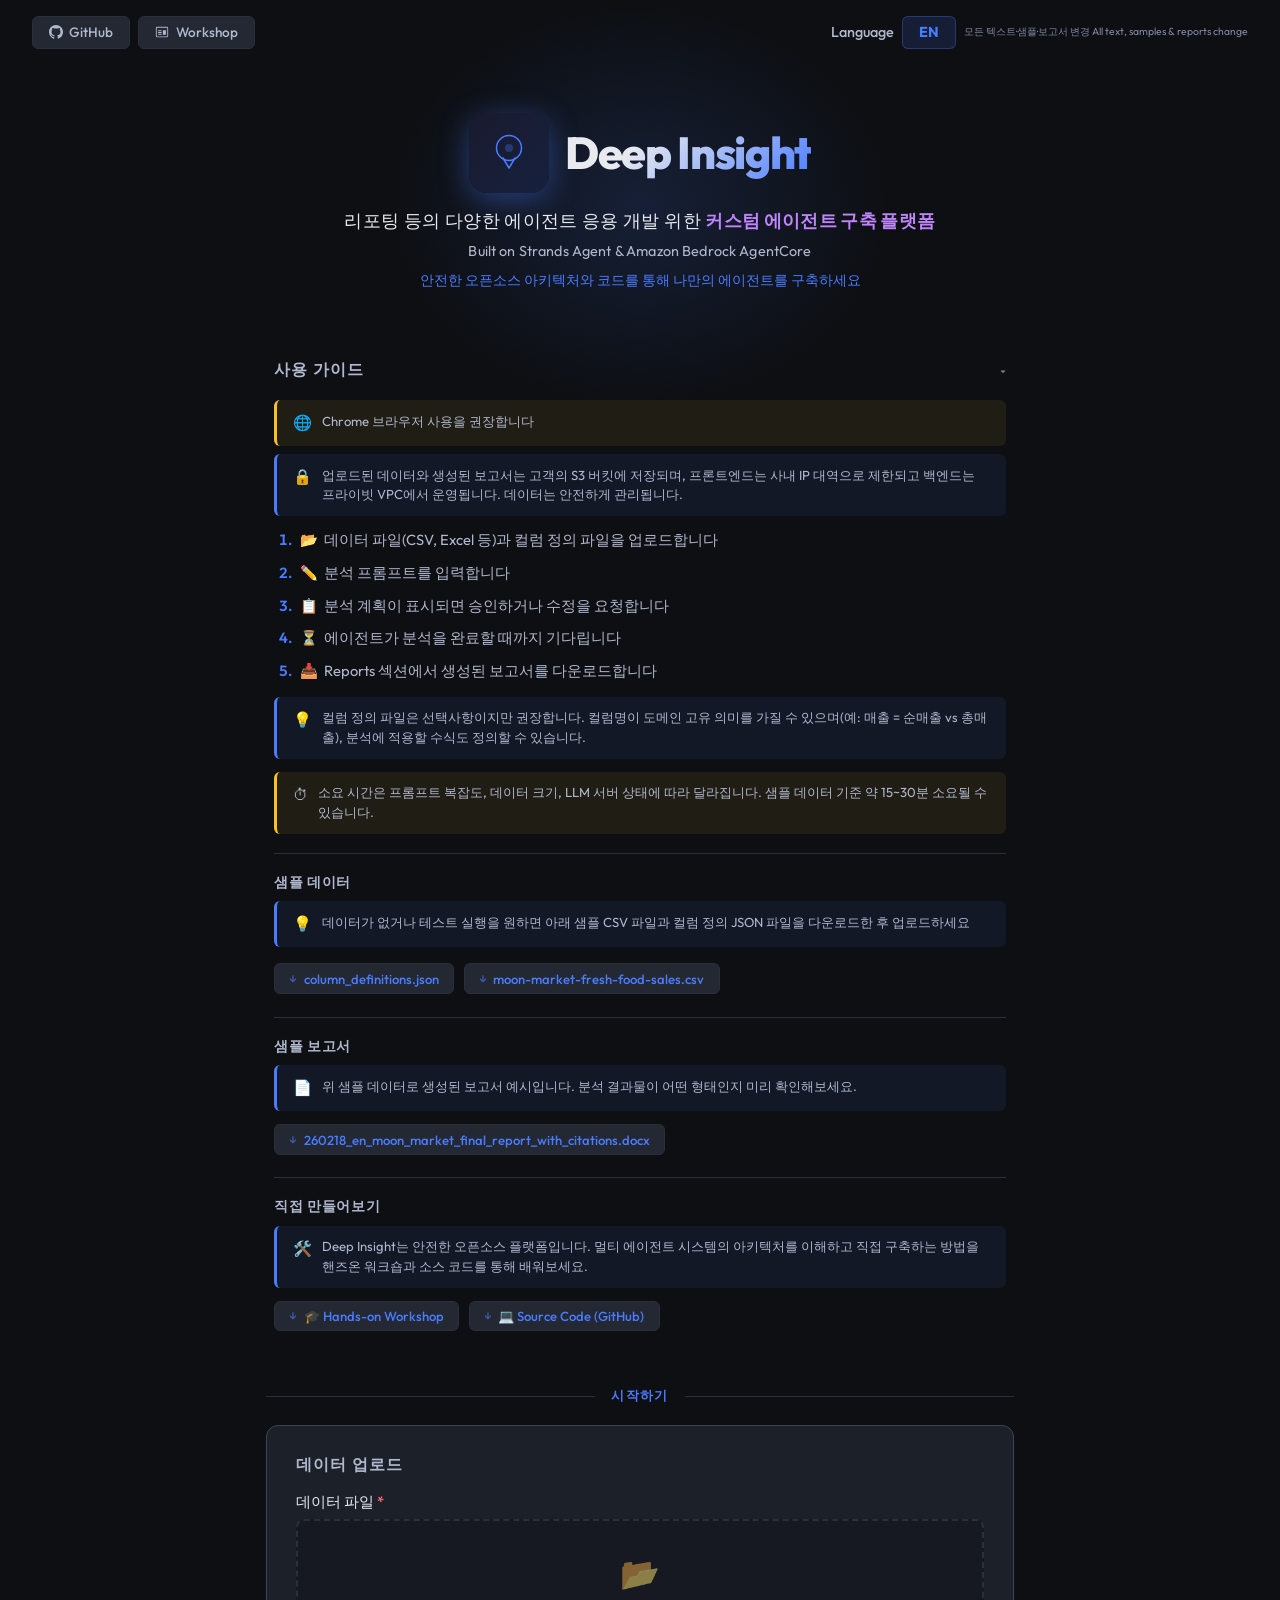
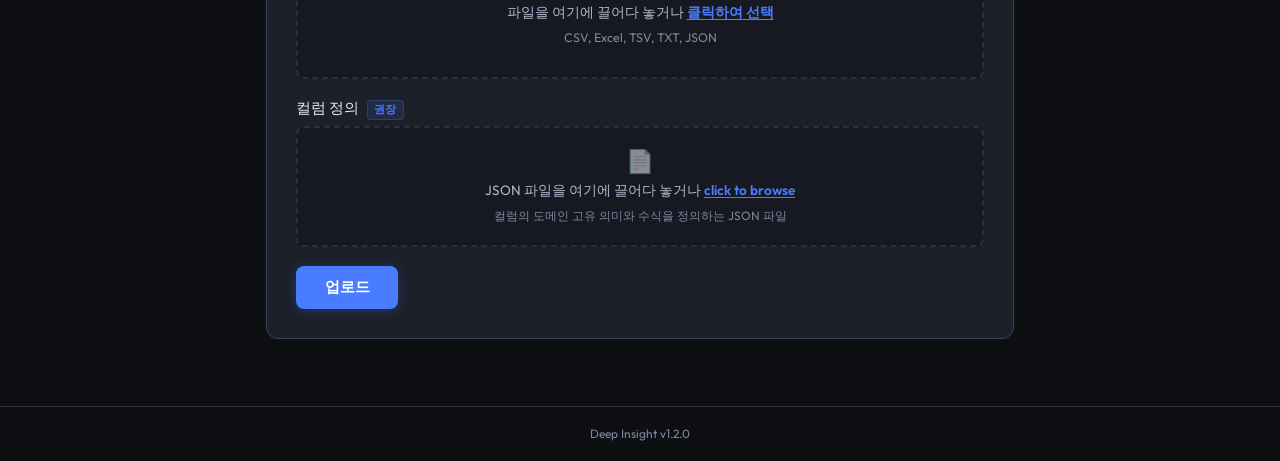
<file: deep-insight-web/static/preview-ui.html>
<!DOCTYPE html>
<html lang="ko">
<head>
    <meta charset="UTF-8">
    <meta name="viewport" content="width=device-width, initial-scale=1.0">
    <title>Deep Insight UI Preview</title>
    <link rel="preconnect" href="https://fonts.googleapis.com">
    <link href="https://fonts.googleapis.com/css2?family=Outfit:wght@300;400;500;600;700;800&family=JetBrains+Mono:wght@400;500&display=swap" rel="stylesheet">
    <style>
        :root {
            --bg-deep: #0d0f13;
            --bg-surface: #161921;
            --bg-card: #1c2029;
            --bg-elevated: #232833;
            --border: #2a2f3a;
            --border-hover: #3d445a;
            --text-primary: #e8eaf0;
            --text-secondary: #b0b8ce;
            --text-muted: #7f88a0;
            --accent: #4a7cff;
            --accent-glow: rgba(74, 124, 255, 0.15);
            --accent-hover: #6190ff;
            --green: #34d399;
            --green-bg: rgba(52, 211, 153, 0.1);
            --green-border: rgba(52, 211, 153, 0.25);
            --red: #f87171;
            --amber: #fbbf24;
            --radius: 12px;
            --radius-sm: 8px;
            --radius-xs: 6px;
            --font-display: 'Outfit', sans-serif;
            --font-mono: 'JetBrains Mono', monospace;
        }
        * { margin: 0; padding: 0; box-sizing: border-box; }
        body {
            font-family: var(--font-display);
            background: var(--bg-deep);
            color: var(--text-primary);
            min-height: 100vh;
            display: flex;
            flex-direction: column;
        }

        /* Top Bar */
        .top-bar {
            display: flex;
            justify-content: space-between;
            align-items: center;
            padding: 1rem 2rem;
        }
        .top-bar-left { display: flex; align-items: center; gap: 0.5rem; }
        .top-bar-link {
            display: inline-flex;
            align-items: center;
            gap: 0.4rem;
            color: var(--text-secondary);
            background: var(--bg-elevated);
            border: 1px solid var(--border);
            border-radius: var(--radius-xs);
            padding: 0.4rem 1rem;
            text-decoration: none;
            font-size: 0.85rem;
            font-weight: 500;
            transition: all 0.2s;
        }
        .top-bar-link:hover { border-color: var(--accent); color: var(--accent); }
        .top-bar-link svg { width: 14px; height: 14px; fill: currentColor; }
        .lang-area { display: flex; align-items: center; gap: 0.5rem; }
        .lang-label { color: var(--text-secondary); font-size: 0.9rem; font-weight: 500; }
        .lang-toggle {
            background: var(--accent-glow);
            color: var(--accent);
            border: 1px solid rgba(74, 124, 255, 0.3);
            border-radius: var(--radius-xs);
            padding: 0.4rem 1rem;
            font-size: 0.9rem;
            font-family: var(--font-display);
            font-weight: 700;
            cursor: pointer;
            transition: all 0.2s;
        }
        .lang-toggle:hover { color: var(--text-primary); border-color: var(--accent); background: rgba(74, 124, 255, 0.2); }
        .lang-hint {
            font-size: 0.65rem;
            color: var(--text-muted);
            line-height: 1.4;
            text-align: right;
        }

        /* Hero */
        .hero { text-align: center; padding: 3rem 1rem 2.5rem; position: relative; }
        .hero::before {
            content: '';
            position: absolute;
            top: -60px;
            left: 50%;
            transform: translateX(-50%);
            width: 500px;
            height: 400px;
            background: radial-gradient(ellipse, var(--accent-glow) 0%, transparent 70%);
            pointer-events: none;
            z-index: 0;
        }
        .hero-logo-wrap {
            position: relative; z-index: 1;
            display: flex; align-items: center; justify-content: center; gap: 1rem; margin-bottom: 0.8rem;
        }
        .hero-logo { width: 80px; height: 80px; border-radius: 18px; box-shadow: 0 6px 30px rgba(74, 124, 255, 0.4), 0 0 60px rgba(74, 124, 255, 0.15); }
        .hero-title {
            font-size: 2.8rem; font-weight: 800; letter-spacing: -0.03em;
            background: linear-gradient(135deg, #e8eaf0 30%, var(--accent) 100%);
            -webkit-background-clip: text; -webkit-text-fill-color: transparent; background-clip: text;
        }
        .hero-tagline { position: relative; z-index: 1; color: var(--text-primary); font-size: 1.1rem; font-weight: 400; letter-spacing: 0.02em; line-height: 1.7; }
        .hero-tagline .highlight { color: #c084fc; font-weight: 600; }
        .hero-subtitle { position: relative; z-index: 1; color: var(--text-secondary); font-size: 0.9rem; font-weight: 400; margin-top: 0.4rem; letter-spacing: 0.01em; }
        .hero-learn { position: relative; z-index: 1; margin-top: 0.6rem; }
        .hero-learn a { color: var(--accent); font-size: 0.85rem; font-weight: 500; text-decoration: none; transition: color 0.2s; }
        .hero-learn a:hover { color: var(--accent-hover); text-decoration: underline; text-underline-offset: 2px; }

        /* Main */
        main { flex: 1; max-width: 780px; width: 100%; margin: 0 auto; padding: 0 1rem 3rem; }

        /* Card (execution zone - stronger borders) */
        .card { background: var(--bg-card); border: 1px solid var(--border-hover); border-radius: var(--radius); padding: 1.8rem; margin-bottom: 1.2rem; transition: border-color 0.2s; }
        .card:hover { border-color: rgba(74, 124, 255, 0.25); }
        .card h2 { font-size: 1rem; font-weight: 600; color: var(--text-secondary); text-transform: uppercase; letter-spacing: 0.08em; margin-bottom: 1rem; }

        /* Guide card - transparent, no border */
        #guide-card { background: transparent; border: none; padding: 1.8rem 0.5rem; }
        #guide-card:hover { border-color: transparent; }

        /* Guide */
        .guide-header { display: flex; justify-content: space-between; align-items: center; cursor: pointer; user-select: none; }
        .guide-header h2 { margin-bottom: 0; }
        .guide-arrow { font-size: 0.75rem; color: var(--text-muted); transition: transform 0.25s; }
        .guide-body { margin-top: 1.2rem; }
        .guide-steps { padding-left: 1.3rem; line-height: 2.2; color: var(--text-secondary); font-size: 0.92rem; }
        .guide-steps li { padding-left: 0.3rem; }
        .guide-steps li::marker { color: var(--accent); font-weight: 600; }
        .step-icon { margin-right: 0.4rem; font-size: 0.9rem; }
        .guide-divider { border: none; border-top: 1px solid var(--border); margin: 1.2rem 0; }

        /* Callout */
        .callout { display: flex; align-items: flex-start; gap: 0.6rem; padding: 0.7rem 1rem; border-radius: var(--radius-xs); font-size: 0.82rem; line-height: 1.5; margin-bottom: 0.8rem; }
        .callout-icon { flex-shrink: 0; font-size: 0.95rem; margin-top: 0.05rem; }
        .callout-amber { background: rgba(251, 191, 36, 0.08); border-left: 3px solid var(--amber); color: var(--text-secondary); }
        .callout-blue { background: rgba(74, 124, 255, 0.08); border-left: 3px solid var(--accent); color: var(--text-secondary); }

        /* Sample */
        .sample-data-section h3 { font-size: 0.85rem; color: var(--text-secondary); font-weight: 600; margin-bottom: 0.6rem; text-transform: uppercase; letter-spacing: 0.05em; }
        .sample-link {
            display: inline-flex; align-items: center; gap: 0.4rem; margin: 0.2rem 0.4rem 0.2rem 0;
            padding: 0.4rem 0.9rem; background: var(--bg-elevated); color: var(--accent); border: 1px solid var(--border);
            border-radius: var(--radius-xs); text-decoration: none; font-size: 0.82rem; font-weight: 500; transition: all 0.2s;
        }
        .sample-link:hover { background: var(--accent-glow); border-color: var(--accent); }
        .sample-link::before { content: '\2193'; font-size: 0.75rem; opacity: 0.6; }

        /* Section Divider */
        .section-divider { display: flex; align-items: center; gap: 1rem; margin: 1.5rem 0 1.2rem; }
        .section-divider::before, .section-divider::after { content: ''; flex: 1; height: 1px; background: var(--border); }
        .section-divider-text { color: var(--accent); font-size: 0.82rem; font-weight: 600; text-transform: uppercase; letter-spacing: 0.1em; white-space: nowrap; }

        /* Upload */
        .field { margin-bottom: 1.2rem; }
        label { display: block; margin-bottom: 0.4rem; font-weight: 500; font-size: 0.92rem; color: var(--text-primary); }
        label .req { color: var(--red); margin-left: 0.2rem; }
        .tag-recommended {
            display: inline-block; font-size: 0.68rem; padding: 0.1rem 0.4rem; border-radius: 4px; font-weight: 700;
            text-transform: uppercase; letter-spacing: 0.04em;
            background: rgba(74, 124, 255, 0.12); color: var(--accent); border: 1px solid rgba(74, 124, 255, 0.25);
            margin-left: 0.3rem; vertical-align: middle;
        }
        .drop-zone {
            border: 2px dashed var(--border); border-radius: var(--radius-sm); padding: 2rem; text-align: center;
            cursor: pointer; transition: all 0.25s; background: var(--bg-surface); position: relative;
        }
        .drop-zone:hover { border-color: var(--accent); background: var(--accent-glow); }
        .drop-zone-icon { font-size: 2rem; margin-bottom: 0.5rem; opacity: 0.5; }
        .drop-zone-text { color: var(--text-secondary); font-size: 0.9rem; line-height: 1.6; }
        .drop-zone-text .browse { color: var(--accent); font-weight: 600; text-decoration: underline; text-underline-offset: 2px; }
        .drop-zone-hint { color: var(--text-muted); font-size: 0.78rem; margin-top: 0.4rem; }
        .drop-zone-sm { padding: 1.2rem; }
        .drop-zone-sm .drop-zone-icon { font-size: 1.4rem; margin-bottom: 0.3rem; }
        .drop-zone-sm .drop-zone-text { font-size: 0.85rem; }
        .drop-zone-sm .drop-zone-hint { font-size: 0.75rem; }

        /* Buttons */
        .btn {
            font-family: var(--font-display); font-weight: 600; border: none; border-radius: var(--radius-sm);
            padding: 0.7rem 1.8rem; font-size: 0.95rem; cursor: pointer; transition: all 0.2s;
            display: inline-flex; align-items: center; gap: 0.5rem;
        }
        .btn-primary { background: var(--accent); color: #fff; box-shadow: 0 2px 12px rgba(74, 124, 255, 0.25); }
        .btn-primary:hover { background: var(--accent-hover); }

        /* Footer */
        footer { border-top: 1px solid var(--border); padding: 1.2rem 2rem; text-align: center; }
        .footer-version { color: var(--text-muted); font-size: 0.75rem; }

        .hidden { display: none !important; }
    </style>
</head>
<body>
    <!-- Top bar -->
    <div class="top-bar">
        <div class="top-bar-left">
            <a class="top-bar-link" href="#">
                <svg viewBox="0 0 16 16"><path d="M8 0C3.58 0 0 3.58 0 8c0 3.54 2.29 6.53 5.47 7.59.4.07.55-.17.55-.38 0-.19-.01-.82-.01-1.49-2.01.37-2.53-.49-2.69-.94-.09-.23-.48-.94-.82-1.13-.28-.15-.68-.52-.01-.53.63-.01 1.08.58 1.23.82.72 1.21 1.87.87 2.33.66.07-.52.28-.87.51-1.07-1.78-.2-3.64-.89-3.64-3.95 0-.87.31-1.59.82-2.15-.08-.2-.36-1.02.08-2.12 0 0 .67-.21 2.2.82.64-.18 1.32-.27 2-.27.68 0 1.36.09 2 .27 1.53-1.04 2.2-.82 2.2-.82.44 1.1.16 1.92.08 2.12.51.56.82 1.27.82 2.15 0 3.07-1.87 3.75-3.65 3.95.29.25.54.73.54 1.48 0 1.07-.01 1.93-.01 2.2 0 .21.15.46.55.38A8.013 8.013 0 0016 8c0-4.42-3.58-8-8-8z"/></svg>
                GitHub
            </a>
            <a class="top-bar-link" href="#">
                <svg viewBox="0 0 16 16"><path d="M1 3.5A1.5 1.5 0 0 1 2.5 2h11A1.5 1.5 0 0 1 15 3.5v9a1.5 1.5 0 0 1-1.5 1.5h-11A1.5 1.5 0 0 1 1 12.5v-9zM2.5 3a.5.5 0 0 0-.5.5v9a.5.5 0 0 0 .5.5h11a.5.5 0 0 0 .5-.5v-9a.5.5 0 0 0-.5-.5h-11z" fill="currentColor"/><path d="M3.5 6h4v1h-4V6zm0 2h4v1h-4V8zm0 2h4v1h-4v-1zm5.5-4h3.5v5H9V6z" fill="currentColor"/></svg>
                Workshop
            </a>
        </div>
        <div class="lang-area">
            <span class="lang-label">Language</span>
            <button class="lang-toggle" onclick="toggleLang()">EN</button>
            <span class="lang-hint">모든 텍스트·샘플·보고서 변경<br>All text, samples &amp; reports change</span>
        </div>
    </div>

    <!-- Hero -->
    <section class="hero">
        <div class="hero-logo-wrap">
            <div style="width:80px;height:80px;border-radius:18px;background:linear-gradient(135deg,#1a1a2e,#16213e);display:flex;align-items:center;justify-content:center;font-size:2.5rem;box-shadow:0 6px 30px rgba(74,124,255,0.4)">
                <svg width="50" height="50" viewBox="0 0 100 100"><circle cx="50" cy="40" r="25" fill="none" stroke="#4a7cff" stroke-width="3"/><path d="M38 60 L50 80 L62 60" fill="none" stroke="#4a7cff" stroke-width="3" stroke-linecap="round" stroke-linejoin="round"/><circle cx="50" cy="40" r="8" fill="#4a7cff" opacity="0.3"/></svg>
            </div>
            <h1 class="hero-title">Deep Insight</h1>
        </div>
        <p class="hero-tagline"><span id="tagline-prefix">A platform for building diverse agent applications including reporting — </span><span class="highlight" id="tagline-highlight">Custom Agent Builder</span></p>
        <p class="hero-subtitle">Built on Strands Agent &amp; Amazon Bedrock AgentCore</p>
        <p class="hero-learn"><a href="#" id="hero-learn-link">Explore the architecture &amp; code, and build your own agent →</a></p>
    </section>

    <main>
        <!-- Guide (transparent, no border) -->
        <div class="card" id="guide-card">
            <div class="guide-header">
                <h2 id="guide-title-text">QUICK START GUIDE</h2>
                <span class="guide-arrow">▾</span>
            </div>
            <div class="guide-body">
                <div class="callout callout-amber" style="margin-bottom:0.5rem">
                    <span class="callout-icon">🌐</span>
                    <span id="browser-hint">Chrome browser is recommended</span>
                </div>
                <div class="callout callout-blue" style="margin-bottom:0.5rem">
                    <span class="callout-icon">🔒</span>
                    <span id="security-note">Uploaded data and generated reports are stored in your S3 bucket. The frontend is restricted to internal company IP ranges, and the backend runs in a private VPC. Your data is securely managed.</span>
                </div>
                <ol class="guide-steps">
                    <li><span class="step-icon">📂</span><span id="step1">Upload your data file (CSV, Excel, etc.) and column definitions</span></li>
                    <li><span class="step-icon">✏️</span><span id="step2">Enter an analysis prompt describing what you want to analyze</span></li>
                    <li><span class="step-icon">📋</span><span id="step3">Review the analysis plan when prompted and approve or request changes</span></li>
                    <li><span class="step-icon">⏳</span><span id="step4">Wait for the agents to complete the analysis</span></li>
                    <li><span class="step-icon">📥</span><span id="step5">Download the generated reports from the Reports section</span></li>
                </ol>
                <div class="callout callout-blue" style="margin-top:0.6rem;margin-bottom:0.2rem">
                    <span class="callout-icon">💡</span>
                    <span id="coldef-tip">Column definitions are optional but recommended. Column names may have domain-specific meanings (e.g., sales = net vs gross), and you can define formulas to apply during analysis.</span>
                </div>
                <div class="callout callout-amber" style="margin-top:0.8rem">
                    <span class="callout-icon">⏱</span>
                    <span id="time-note">Elapsed time varies by prompt complexity, data size, and LLM server load. For sample data, it may take approximately 15-30 minutes.</span>
                </div>
                <hr class="guide-divider">
                <div class="sample-data-section">
                    <h3 id="sample-title">SAMPLE DATA</h3>
                    <div class="callout callout-blue">
                        <span class="callout-icon">💡</span>
                        <span id="sample-hint">If you don't have data prepared or want to try a test run, download the sample CSV and column definition JSON files below, then upload them</span>
                    </div>
                    <a class="sample-link" href="#">column_definitions.json</a>
                    <a class="sample-link" href="#">moon-market-fresh-food-sales.csv</a>
                </div>
                <hr class="guide-divider">
                <div class="sample-data-section">
                    <h3 id="reports-title">SAMPLE REPORTS</h3>
                    <div class="callout callout-blue" style="margin-bottom:0.6rem">
                        <span class="callout-icon">📄</span>
                        <span id="reports-hint">Example reports generated from the sample data above. Preview what analysis results look like.</span>
                    </div>
                    <a class="sample-link" href="#">260218_en_moon_market_final_report_with_citations.docx</a>
                </div>
                <hr class="guide-divider">
                <div class="sample-data-section">
                    <h3 id="learn-title">LEARN TO BUILD</h3>
                    <div class="callout callout-blue" style="margin-bottom:0.6rem">
                        <span class="callout-icon">🛠️</span>
                        <span id="learn-desc">Deep Insight is open-source. Learn how to build your own multi-agent system through the hands-on workshop and source code.</span>
                    </div>
                    <a class="sample-link" href="#">🎓 Hands-on Workshop</a>
                    <a class="sample-link" href="#">💻 Source Code (GitHub)</a>
                </div>
            </div>
        </div>

        <!-- Section divider -->
        <div class="section-divider">
            <span class="section-divider-text" id="section-start">Get Started</span>
        </div>

        <!-- Upload (execution zone - has card border) -->
        <div class="card">
            <h2 id="upload-title">UPLOAD DATA</h2>
            <div class="field">
                <label><span id="data-label">Data file</span><span class="req">*</span></label>
                <div class="drop-zone">
                    <div class="drop-zone-icon">📂</div>
                    <div class="drop-zone-text">
                        <span id="drop-text">Drag &amp; drop your file here or </span><span class="browse" id="drop-browse">click to browse</span>
                    </div>
                    <div class="drop-zone-hint" id="data-hint">CSV, Excel, TSV, TXT, or JSON</div>
                </div>
            </div>
            <div class="field">
                <label><span id="coldef-label">Column Definitions</span> <span class="tag-recommended" id="coldef-tag">Recommended</span></label>
                <div class="drop-zone drop-zone-sm">
                    <div class="drop-zone-icon">📄</div>
                    <div class="drop-zone-text">
                        <span id="coldef-drop">Drop your JSON file here or </span><span class="browse">click to browse</span>
                    </div>
                    <div class="drop-zone-hint" id="coldef-hint">JSON file defining domain-specific column meanings and formulas</div>
                </div>
            </div>
            <button class="btn btn-primary" id="upload-btn-text">Upload</button>
        </div>
    </main>

    <footer>
        <div class="footer-version">Deep Insight v1.2.0</div>
    </footer>

    <script>
        let lang = "ko";
        const t = {
            ko: {
                langBtn: "EN",
                langHint: "모든 텍스트·샘플·보고서 변경\nAll text, samples & reports change",
                taglinePrefix: "리포팅 등의 다양한 에이전트 응용 개발 위한 ",
                taglineHighlight: "커스텀 에이전트 구축 플랫폼",
                heroLearn: "안전한 오픈소스 아키텍처와 코드를 통해 나만의 에이전트를 구축하세요",
                guideTitle: "사용 가이드",
                browserHint: "Chrome 브라우저 사용을 권장합니다",
                securityNote: "업로드된 데이터와 생성된 보고서는 고객의 S3 버킷에 저장되며, 프론트엔드는 사내 IP 대역으로 제한되고 백엔드는 프라이빗 VPC에서 운영됩니다. 데이터는 안전하게 관리됩니다.",
                step1: "데이터 파일(CSV, Excel 등)과 컬럼 정의 파일을 업로드합니다",
                step2: "분석 프롬프트를 입력합니다",
                step3: "분석 계획이 표시되면 승인하거나 수정을 요청합니다",
                step4: "에이전트가 분석을 완료할 때까지 기다립니다",
                step5: "Reports 섹션에서 생성된 보고서를 다운로드합니다",
                coldefTip: "컬럼 정의 파일은 선택사항이지만 권장합니다. 컬럼명이 도메인 고유 의미를 가질 수 있으며(예: 매출 = 순매출 vs 총매출), 분석에 적용할 수식도 정의할 수 있습니다.",
                timeNote: "소요 시간은 프롬프트 복잡도, 데이터 크기, LLM 서버 상태에 따라 달라집니다. 샘플 데이터 기준 약 15~30분 소요될 수 있습니다.",
                sampleTitle: "샘플 데이터",
                sampleHint: "데이터가 없거나 테스트 실행을 원하면 아래 샘플 CSV 파일과 컬럼 정의 JSON 파일을 다운로드한 후 업로드하세요",
                reportsTitle: "샘플 보고서",
                reportsHint: "위 샘플 데이터로 생성된 보고서 예시입니다. 분석 결과물이 어떤 형태인지 미리 확인해보세요.",
                learnTitle: "직접 만들어보기",
                learnDesc: "Deep Insight는 안전한 오픈소스 플랫폼입니다. 멀티 에이전트 시스템의 아키텍처를 이해하고 직접 구축하는 방법을 핸즈온 워크숍과 소스 코드를 통해 배워보세요.",
                sectionStart: "시작하기",
                uploadTitle: "데이터 업로드",
                dataLabel: "데이터 파일",
                dropText: "파일을 여기에 끌어다 놓거나 ",
                dropBrowse: "클릭하여 선택",
                dataHint: "CSV, Excel, TSV, TXT, JSON",
                coldefLabel: "컬럼 정의",
                coldefTag: "권장",
                coldefDrop: "JSON 파일을 여기에 끌어다 놓거나 ",
                coldefHint: "컬럼의 도메인 고유 의미와 수식을 정의하는 JSON 파일",
                uploadBtn: "업로드",
            },
            en: {
                langBtn: "KR",
                langHint: "모든 텍스트·샘플·보고서 변경\nAll text, samples & reports change",
                taglinePrefix: "A platform for building diverse agent applications including reporting — ",
                taglineHighlight: "Custom Agent Builder",
                heroLearn: "Build your own agent with our secure, open-source architecture and code",
                guideTitle: "QUICK START GUIDE",
                browserHint: "Chrome browser is recommended",
                securityNote: "Uploaded data and generated reports are stored in your S3 bucket. The frontend is restricted to internal company IP ranges, and the backend runs in a private VPC. Your data is securely managed.",
                step1: "Upload your data file (CSV, Excel, etc.) and column definitions",
                step2: "Enter an analysis prompt describing what you want to analyze",
                step3: "Review the analysis plan when prompted and approve or request changes",
                step4: "Wait for the agents to complete the analysis",
                step5: "Download the generated reports from the Reports section",
                coldefTip: "Column definitions are optional but recommended. Column names may have domain-specific meanings (e.g., sales = net vs gross), and you can define formulas to apply during analysis.",
                timeNote: "Elapsed time varies by prompt complexity, data size, and LLM server load. For sample data, it may take approximately 15-30 minutes.",
                sampleTitle: "SAMPLE DATA",
                sampleHint: "If you don't have data prepared or want to try a test run, download the sample CSV and column definition JSON files below, then upload them",
                reportsTitle: "SAMPLE REPORTS",
                reportsHint: "Example reports generated from the sample data above. Preview what analysis results look like.",
                learnTitle: "LEARN TO BUILD",
                learnDesc: "Deep Insight is a secure, open-source platform. Learn how to build your own multi-agent system through the hands-on workshop and source code.",
                sectionStart: "Get Started",
                uploadTitle: "UPLOAD DATA",
                dataLabel: "Data file",
                dropText: "Drag & drop your file here or ",
                dropBrowse: "click to browse",
                dataHint: "CSV, Excel, TSV, TXT, or JSON",
                coldefLabel: "Column Definitions",
                coldefTag: "Recommended",
                coldefDrop: "Drop your JSON file here or ",
                coldefHint: "JSON file defining domain-specific column meanings and formulas",
                uploadBtn: "Upload",
            }
        };

        function applyLang() {
            const d = t[lang];
            document.querySelector(".lang-toggle").textContent = d.langBtn;
            document.querySelector(".lang-hint").textContent = d.langHint;
            document.getElementById("tagline-prefix").textContent = d.taglinePrefix;
            document.getElementById("tagline-highlight").textContent = d.taglineHighlight;
            document.getElementById("hero-learn-link").textContent = d.heroLearn;
            document.getElementById("guide-title-text").textContent = d.guideTitle;
            document.getElementById("browser-hint").textContent = d.browserHint;
            document.getElementById("security-note").textContent = d.securityNote;
            document.getElementById("step1").textContent = d.step1;
            document.getElementById("step2").textContent = d.step2;
            document.getElementById("step3").textContent = d.step3;
            document.getElementById("step4").textContent = d.step4;
            document.getElementById("step5").textContent = d.step5;
            document.getElementById("coldef-tip").textContent = d.coldefTip;
            document.getElementById("time-note").textContent = d.timeNote;
            document.getElementById("sample-title").textContent = d.sampleTitle;
            document.getElementById("sample-hint").textContent = d.sampleHint;
            document.getElementById("reports-title").textContent = d.reportsTitle;
            document.getElementById("reports-hint").textContent = d.reportsHint;
            document.getElementById("learn-title").textContent = d.learnTitle;
            document.getElementById("learn-desc").textContent = d.learnDesc;
            document.getElementById("section-start").textContent = d.sectionStart;
            document.getElementById("upload-title").textContent = d.uploadTitle;
            document.getElementById("data-label").textContent = d.dataLabel;
            document.getElementById("drop-text").textContent = d.dropText;
            document.getElementById("drop-browse").textContent = d.dropBrowse;
            document.getElementById("data-hint").textContent = d.dataHint;
            document.getElementById("coldef-label").textContent = d.coldefLabel;
            document.getElementById("coldef-tag").textContent = d.coldefTag;
            document.getElementById("coldef-drop").textContent = d.coldefDrop;
            document.getElementById("coldef-hint").textContent = d.coldefHint;
            document.getElementById("upload-btn-text").textContent = d.uploadBtn;
        }

        function toggleLang() {
            lang = lang === "ko" ? "en" : "ko";
            applyLang();
        }

        // Start with English
        applyLang();
    </script>
</body>
</html>
</file>
